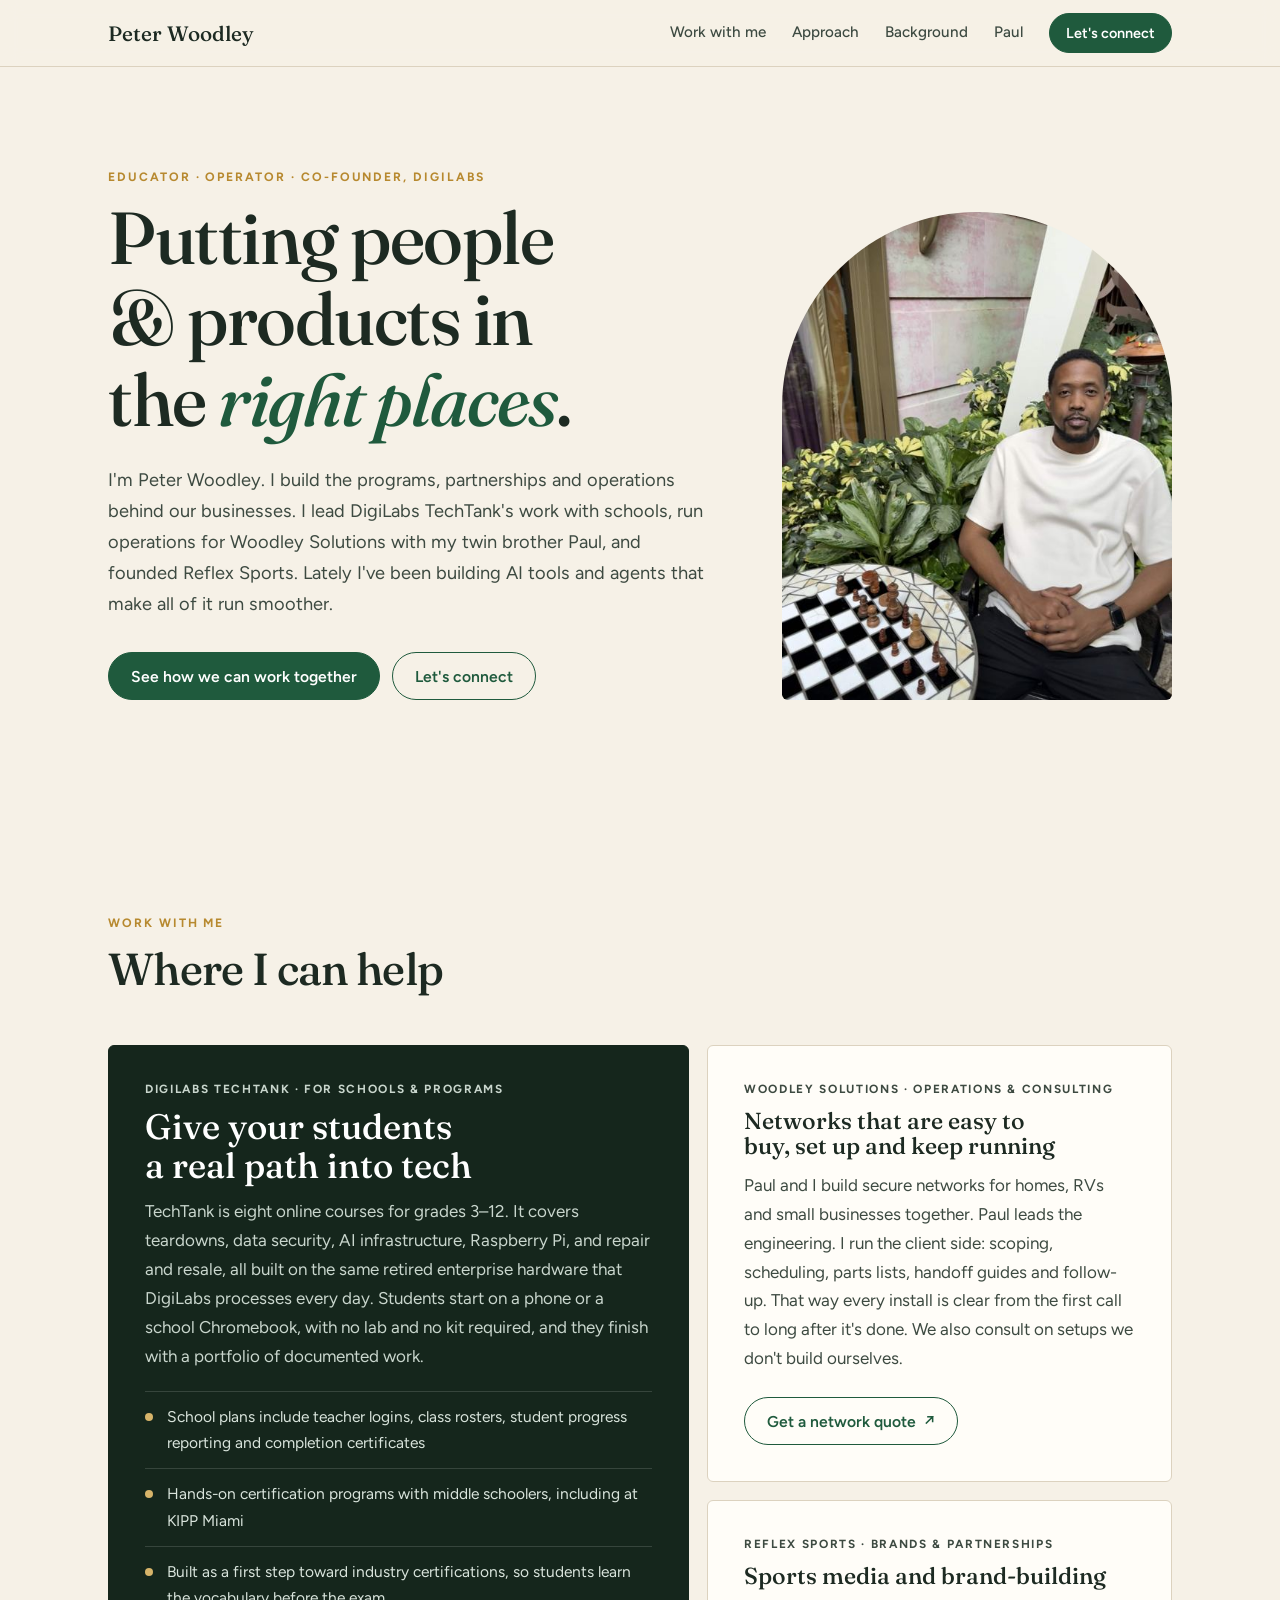
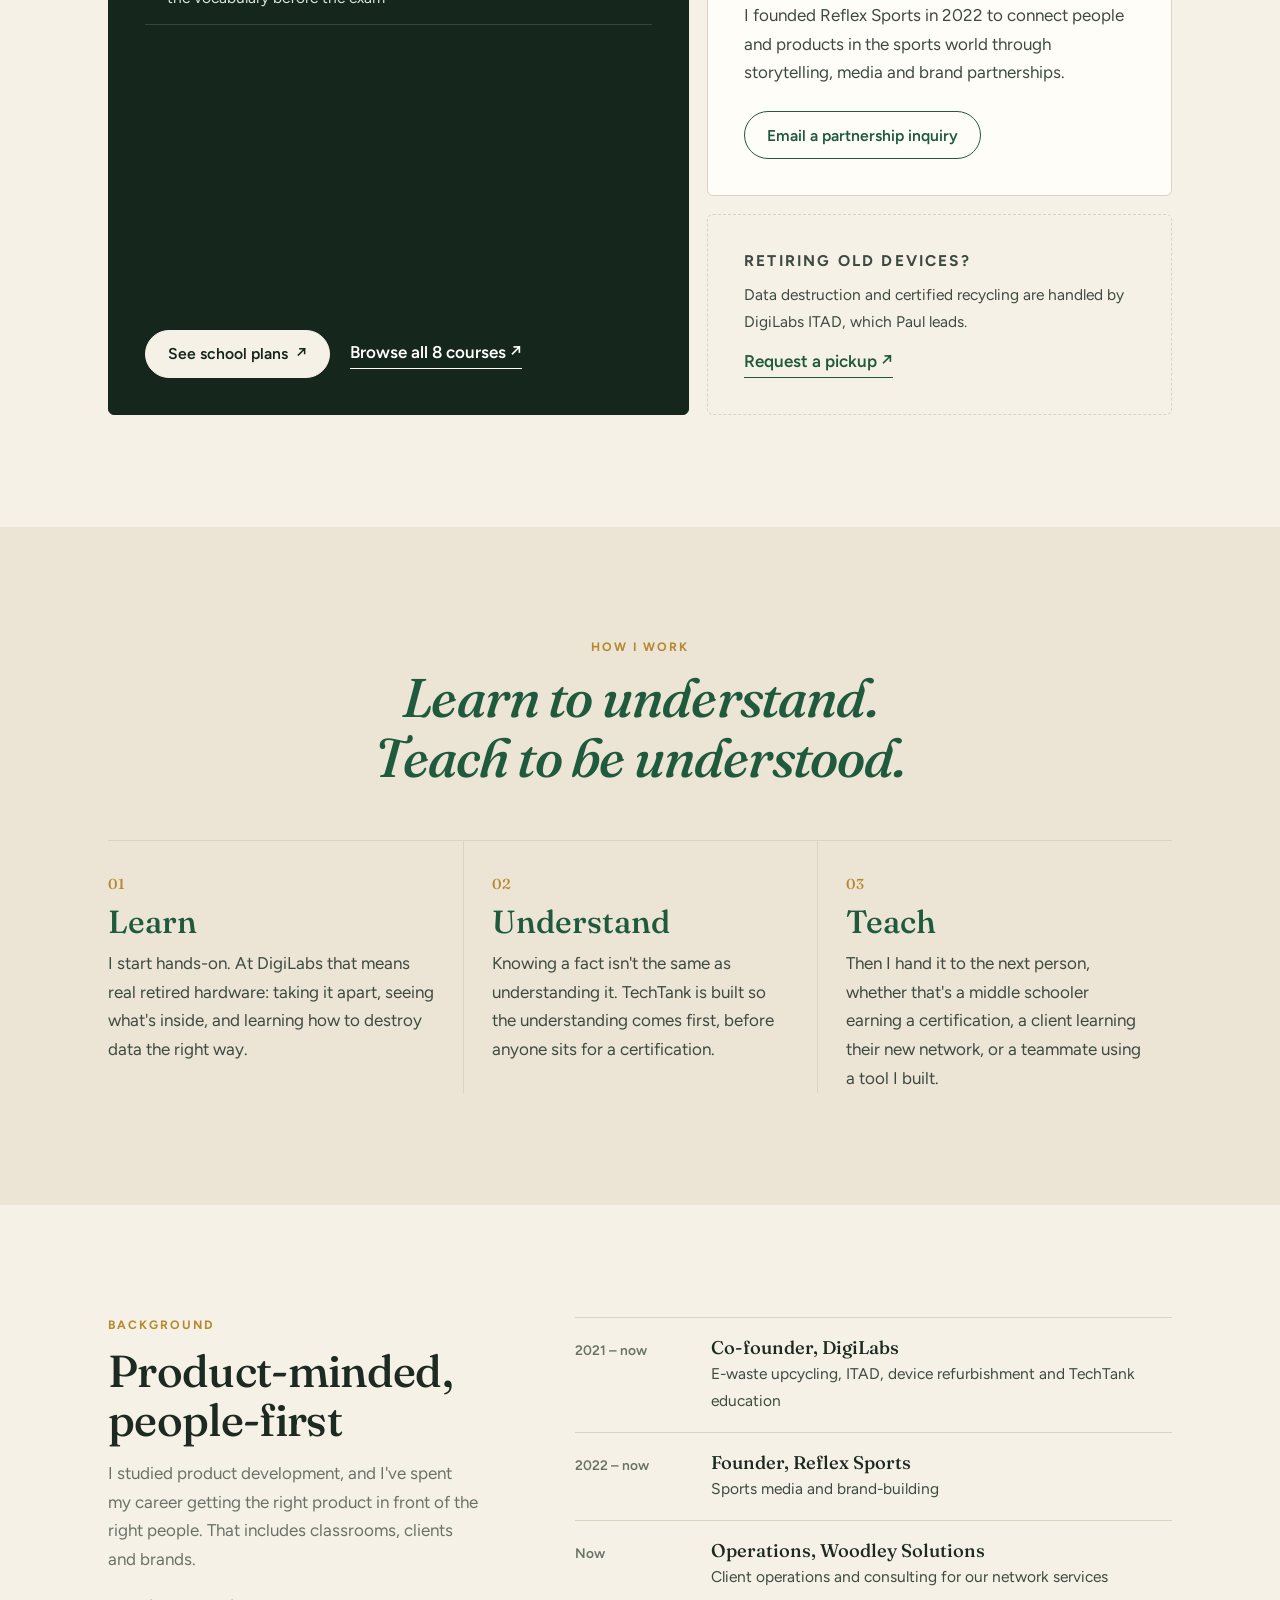
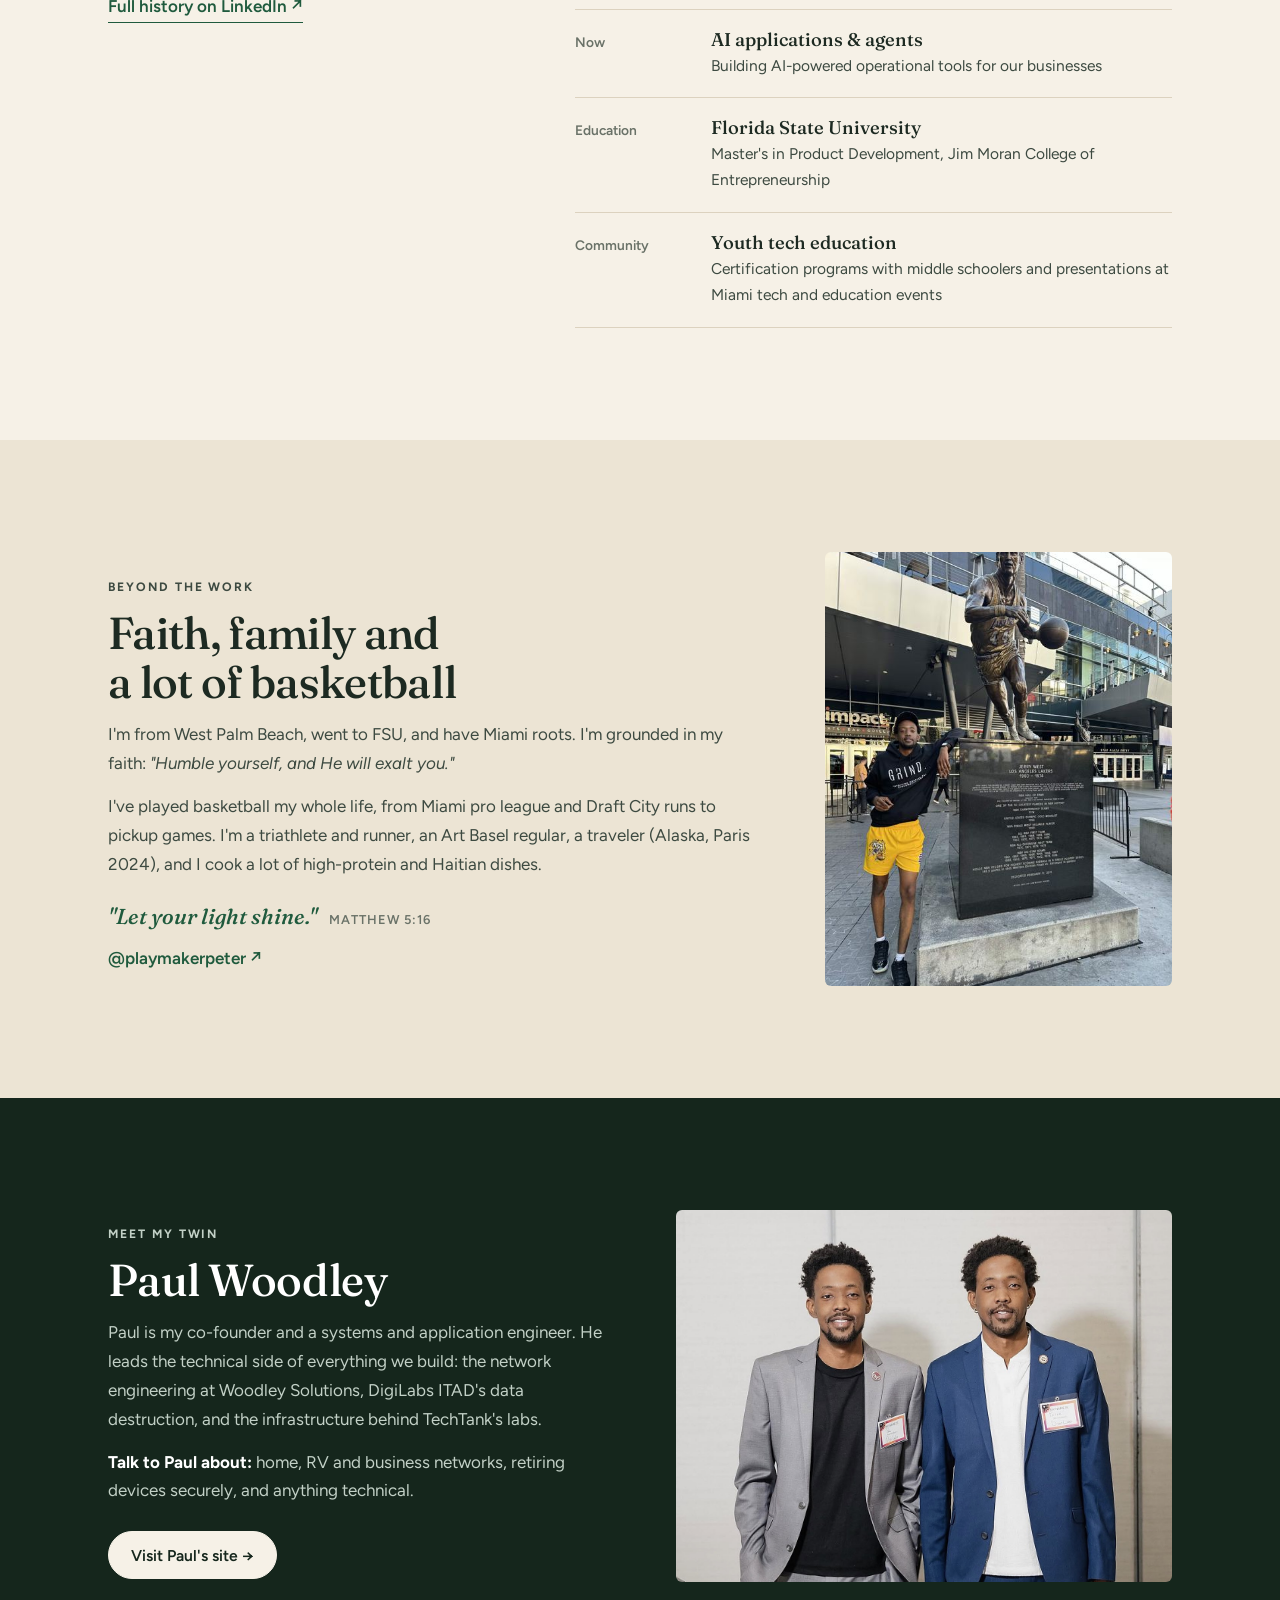
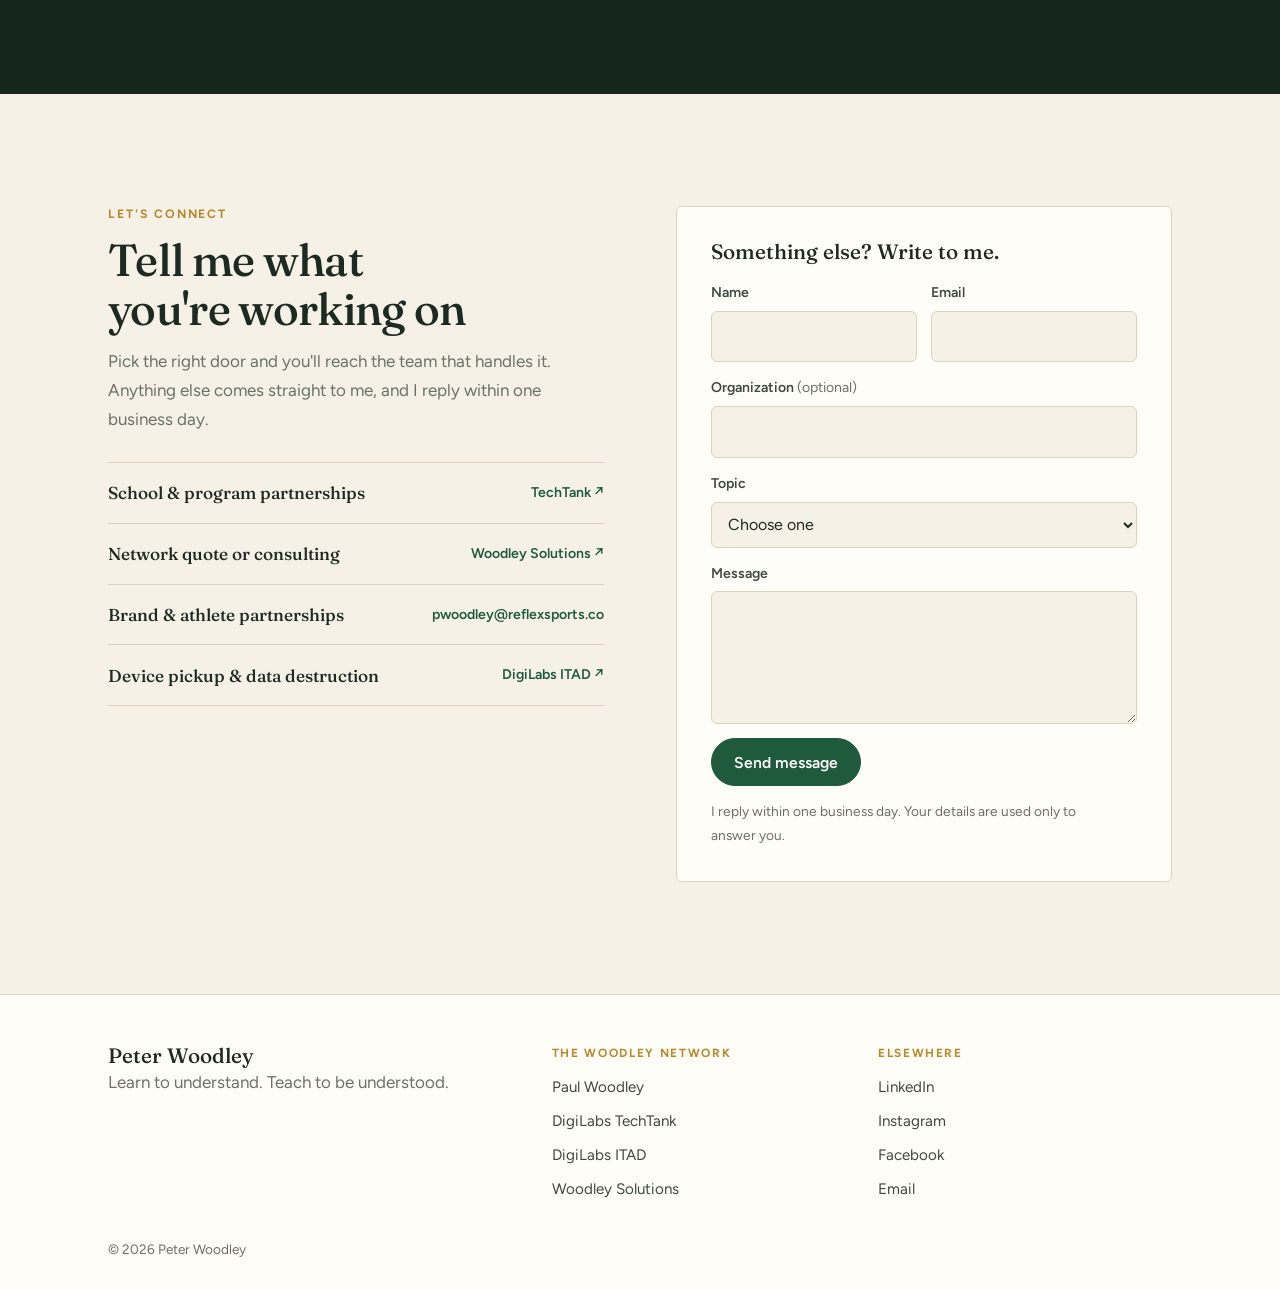
<file: index.html>
<!doctype html>
<html lang="en">
<head>
<meta charset="utf-8">
<meta name="viewport" content="width=device-width, initial-scale=1">
<title>Peter Woodley | Educator, Operator, Co-founder of DigiLabs</title>
<meta name="description" content="Peter Woodley co-founded DigiLabs, leads its TechTank school programs, runs operations for Woodley Solutions and founded Reflex Sports. Learn to understand, teach to be understood.">
<meta name="robots" content="noindex, nofollow"><!-- PREVIEW: remove on launch approval -->
<link rel="canonical" href="https://peter-woodley.netlify.app/">
<meta property="og:type" content="profile">
<meta property="og:title" content="Peter Woodley, Educator &amp; Operator">
<meta property="og:description" content="Putting people &amp; products in the right places. TechTank school programs, Woodley Solutions operations, Reflex Sports.">
<meta property="og:url" content="https://peter-woodley.netlify.app/">
<meta property="og:image" content="https://peter-woodley.netlify.app/assets/photos/peter-chess-portrait.jpg">
<meta name="twitter:card" content="summary_large_image">
<link rel="icon" href="/assets/digilabs-icon.png">
<link rel="preconnect" href="https://fonts.googleapis.com">
<link rel="preconnect" href="https://fonts.gstatic.com" crossorigin>
<link href="https://fonts.googleapis.com/css2?family=Fraunces:opsz,wght@9..144,500;9..144,700&family=Figtree:wght@400;500;600;700&display=swap" rel="stylesheet">
<link rel="stylesheet" href="/styles.css">
<script type="application/ld+json">
{"@context":"https://schema.org","@type":"Person","name":"Peter Woodley","jobTitle":"Co-founder, DigiLabs","url":"https://peter-woodley.netlify.app/","alumniOf":{"@type":"CollegeOrUniversity","name":"Florida State University"},"worksFor":[{"@type":"Organization","name":"DigiLabs","url":"https://www.digi-labs.org"},{"@type":"Organization","name":"Woodley Solutions","url":"https://woodleynetworkingsolutions.netlify.app/"},{"@type":"Organization","name":"Reflex Sports"}],"sibling":{"@type":"Person","name":"Paul Woodley","url":"https://paul-woodley.netlify.app/"},"sameAs":["https://linkedin.com/in/peterwoodley/","https://www.instagram.com/playmakerpeter","https://facebook.com/basketballwoodley"]}
</script>
<script src="/links.js" defer></script>
</head>
<body>
<a class="skip" href="#main">Skip to content</a>
<header class="nav">
  <div class="wrap nav-inner">
    <a class="brand" href="#top" aria-label="Peter Woodley, home">Peter Woodley</a>
    <button class="nav-toggle" aria-expanded="false" aria-controls="nav-links">Menu</button>
    <nav id="nav-links" aria-label="Primary">
      <a href="#work">Work with me</a>
      <a href="#approach">Approach</a>
      <a href="#background">Background</a>
      <a href="#twin">Paul</a>
      <a href="#contact" class="btn btn-sm">Let's connect</a>
    </nav>
  </div>
</header>

<main id="main">
<section class="hero" id="top">
  <div class="wrap hero-grid">
    <div class="hero-copy">
      <p class="eyebrow">Educator · Operator · Co-founder, DigiLabs</p>
      <h1>Putting people &amp; products in the <em>right places</em>.</h1>
      <p class="lead">I'm Peter Woodley. I build the programs, partnerships and operations behind our businesses. I lead DigiLabs TechTank's work with schools, run operations for Woodley Solutions with my twin brother Paul, and founded Reflex Sports. Lately I've been building AI tools and agents that make all of it run smoother.</p>
      <div class="hero-cta">
        <a class="btn" href="#work">See how we can work together</a>
        <a class="btn btn-ghost" href="#contact">Let's connect</a>
      </div>
    </div>
    <figure class="hero-photo">
      <img src="/assets/photos/peter-chess-portrait-sm.jpg" srcset="/assets/photos/peter-chess-portrait-sm.jpg 700w, /assets/photos/peter-chess-portrait.jpg 1050w" sizes="(max-width:900px) 80vw, 420px" alt="Portrait of Peter Woodley seated beside a chessboard" width="1050" height="1400">
    </figure>
  </div>
</section>

<section class="section" id="work">
  <div class="wrap">
    <header class="sec-head">
      <p class="eyebrow">Work with me</p>
      <h2>Where I can help</h2>
    </header>

    <div class="offers">
      <article class="offer offer-lead" id="schools">
        <p class="offer-tag">DigiLabs TechTank · For schools &amp; programs</p>
        <h3>Give your students a real path into tech</h3>
        <p>TechTank is eight online courses for grades 3–12. It covers teardowns, data security, AI infrastructure, Raspberry Pi, and repair and resale, all built on the same retired enterprise hardware that DigiLabs processes every day. Students start on a phone or a school Chromebook, with no lab and no kit required, and they finish with a portfolio of documented work.</p>
        <ul class="points">
          <li>School plans include teacher logins, class rosters, student progress reporting and completion certificates</li>
          <li>Hands-on certification programs with middle schoolers, including at KIPP Miami</li>
          <li>Built as a first step toward industry certifications, so students learn the vocabulary before the exam</li>
        </ul>
        <div class="offer-cta">
          <a class="btn" href="https://www.digi-labs.org/pricing#schools" target="_blank" rel="noopener">See school plans <span aria-hidden="true">↗</span></a>
          <a class="text-link" href="https://www.digi-labs.org/courses" target="_blank" rel="noopener">Browse all 8 courses ↗</a>
        </div>
      </article>

      <article class="offer" id="operations">
        <p class="offer-tag">Woodley Solutions · Operations &amp; consulting</p>
        <h3>Networks that are easy to buy, set up and keep running</h3>
        <p>Paul and I build secure networks for homes, RVs and small businesses together. Paul leads the engineering. I run the client side: scoping, scheduling, parts lists, handoff guides and follow-up. That way every install is clear from the first call to long after it's done. We also consult on setups we don't build ourselves.</p>
        <div class="offer-cta">
          <a class="btn btn-ghost" href="https://woodleynetworkingsolutions.netlify.app/#contact" target="_blank" rel="noopener">Get a network quote <span aria-hidden="true">↗</span></a>
        </div>
      </article>

      <article class="offer" id="reflex">
        <p class="offer-tag">Reflex Sports · Brands &amp; partnerships</p>
        <h3>Sports media and brand-building</h3>
        <p>I founded Reflex Sports in 2022 to connect people and products in the sports world through storytelling, media and brand partnerships.</p>
        <div class="offer-cta">
          <a class="btn btn-ghost" href="mailto:pwoodley@reflexsports.co?subject=Reflex%20Sports%20partnership%20inquiry">Email a partnership inquiry</a>
        </div>
      </article>

      <article class="offer offer-note">
        <p class="offer-tag">Retiring old devices?</p>
        <p>Data destruction and certified recycling are handled by DigiLabs ITAD, which Paul leads.</p>
        <a class="text-link" href="https://digilabs-itad.netlify.app/#intake" target="_blank" rel="noopener">Request a pickup ↗</a>
      </article>
    </div>
  </div>
</section>

<section class="section tone" id="approach">
  <div class="wrap">
    <header class="sec-head center">
      <p class="eyebrow">How I work</p>
      <h2 class="mantra">Learn to understand. Teach to be understood.</h2>
    </header>
    <ol class="triad">
      <li>
        <span class="num">01</span>
        <h3>Learn</h3>
        <p>I start hands-on. At DigiLabs that means real retired hardware: taking it apart, seeing what's inside, and learning how to destroy data the right way.</p>
      </li>
      <li>
        <span class="num">02</span>
        <h3>Understand</h3>
        <p>Knowing a fact isn't the same as understanding it. TechTank is built so the understanding comes first, before anyone sits for a certification.</p>
      </li>
      <li>
        <span class="num">03</span>
        <h3>Teach</h3>
        <p>Then I hand it to the next person, whether that's a middle schooler earning a certification, a client learning their new network, or a teammate using a tool I built.</p>
      </li>
    </ol>
  </div>
</section>

<section class="section" id="background">
  <div class="wrap bg-grid">
    <div>
      <p class="eyebrow">Background</p>
      <h2>Product-minded, people-first</h2>
      <p class="muted">I studied product development, and I've spent my career getting the right product in front of the right people. That includes classrooms, clients and brands.</p>
      <a class="text-link" href="https://linkedin.com/in/peterwoodley/" target="_blank" rel="noopener">Full history on LinkedIn ↗</a>
    </div>
    <dl class="facts">
      <div><dt>2021 – now</dt><dd><strong>Co-founder, DigiLabs</strong>E-waste upcycling, ITAD, device refurbishment and TechTank education</dd></div>
      <div><dt>2022 – now</dt><dd><strong>Founder, Reflex Sports</strong>Sports media and brand-building</dd></div>
      <div><dt>Now</dt><dd><strong>Operations, Woodley Solutions</strong>Client operations and consulting for our network services</dd></div>
      <div><dt>Now</dt><dd><strong>AI applications &amp; agents</strong>Building AI-powered operational tools for our businesses</dd></div>
      <div><dt>Education</dt><dd><strong>Florida State University</strong>Master's in Product Development, Jim Moran College of Entrepreneurship</dd></div>
      <div><dt>Community</dt><dd><strong>Youth tech education</strong>Certification programs with middle schoolers and presentations at Miami tech and education events</dd></div>
    </dl>
  </div>
</section>

<section class="section tone" id="about">
  <div class="wrap about-grid">
    <div>
      <p class="eyebrow">Beyond the work</p>
      <h2>Faith, family and a lot of basketball</h2>
      <p>I'm from West Palm Beach, went to FSU, and have Miami roots. I'm grounded in my faith: <em>"Humble yourself, and He will exalt you."</em></p>
      <p>I've played basketball my whole life, from Miami pro league and Draft City runs to pickup games. I'm a triathlete and runner, an Art Basel regular, a traveler (Alaska, Paris 2024), and I cook a lot of high-protein and Haitian dishes.</p>
      <p class="verse">"Let your light shine." <span>Matthew 5:16</span></p>
      <p class="about-links"><a href="https://www.instagram.com/playmakerpeter" target="_blank" rel="noopener">@playmakerpeter ↗</a></p>
    </div>
    <figure class="about-photo">
      <img src="/assets/photos/peter-la-statue-sm.jpg" alt="Peter leaning on a basketball statue outside an arena" loading="lazy" width="525" height="700">
    </figure>
  </div>
</section>

<!-- Writing + Toolkit: hidden until links.js has real entries -->
<section class="section" id="writing" hidden>
  <div class="wrap">
    <header class="sec-head"><p class="eyebrow">Writing</p><h2>Notes from the build</h2><p class="muted">Paul and I write about building businesses, tech and education. Subscribe and new posts land in your inbox.</p></header>
    <div data-substack></div>
  </div>
</section>
<section class="section" id="toolkit" hidden>
  <div class="wrap">
    <header class="sec-head"><p class="eyebrow">Toolkit</p><h2>What I use and recommend</h2></header>
    <ul class="toolkit" data-toolkit></ul>
    <p class="fine" data-disclosure></p>
  </div>
</section>

<section class="section twin" id="twin">
  <div class="wrap twin-grid">
    <div>
      <p class="eyebrow">Meet my twin</p>
      <h2>Paul Woodley</h2>
      <p>Paul is my co-founder and a systems and application engineer. He leads the technical side of everything we build: the network engineering at Woodley Solutions, DigiLabs ITAD's data destruction, and the infrastructure behind TechTank's labs.</p>
      <p class="talk"><strong>Talk to Paul about:</strong> home, RV and business networks, retiring devices securely, and anything technical.</p>
      <a class="btn btn-light" href="https://paul-woodley.netlify.app/">Visit Paul's site →</a>
    </div>
    <figure>
      <img src="/assets/photos/twins-digilabs-suits.jpg" alt="Peter and Paul Woodley in suits with DigiLabs name tags" loading="lazy" width="1320" height="982">
    </figure>
  </div>
</section>

<section class="section" id="contact">
  <div class="wrap contact-grid">
    <div>
      <p class="eyebrow">Let's connect</p>
      <h2>Tell me what you're working on</h2>
      <p class="muted">Pick the right door and you'll reach the team that handles it. Anything else comes straight to me, and I reply within one business day.</p>
      <ul class="doors">
        <li><a href="https://www.digi-labs.org/pricing#schools" target="_blank" rel="noopener"><strong>School &amp; program partnerships</strong><span>TechTank ↗</span></a></li>
        <li><a href="https://woodleynetworkingsolutions.netlify.app/#contact" target="_blank" rel="noopener"><strong>Network quote or consulting</strong><span>Woodley Solutions ↗</span></a></li>
        <li><a href="mailto:pwoodley@reflexsports.co?subject=Reflex%20Sports%20inquiry"><strong>Brand &amp; athlete partnerships</strong><span>pwoodley@reflexsports.co</span></a></li>
        <li><a href="https://digilabs-itad.netlify.app/#intake" target="_blank" rel="noopener"><strong>Device pickup &amp; data destruction</strong><span>DigiLabs ITAD ↗</span></a></li>
      </ul>
    </div>
    <form name="contact" method="POST" data-netlify="true" netlify-honeypot="company" action="/thanks.html" class="form">
      <input type="hidden" name="form-name" value="contact">
      <p class="hp"><label>Company <input name="company" tabindex="-1" autocomplete="off"></label></p>
      <h3>Something else? Write to me.</h3>
      <div class="row">
        <label>Name<input name="name" required autocomplete="name"></label>
        <label>Email<input type="email" name="email" required autocomplete="email"></label>
      </div>
      <label><span>Organization <span class="opt">(optional)</span></span><input name="organization" autocomplete="organization"></label>
      <label>Topic
        <select name="topic" required>
          <option value="">Choose one</option>
          <option>Operations or AI tools</option>
          <option>Partnership or collaboration</option>
          <option>Community or education</option>
          <option>Just saying hi</option>
        </select>
      </label>
      <label>Message<textarea name="message" rows="4" required></textarea></label>
      <button class="btn" type="submit">Send message</button>
      <p class="fine">I reply within one business day. Your details are used only to answer you.</p>
    </form>
  </div>
</section>
</main>

<footer class="footer">
  <div class="wrap foot-grid">
    <div>
      <p class="brand">Peter Woodley</p>
      <p class="muted">Learn to understand. Teach to be understood.</p>
    </div>
    <nav aria-label="The Woodley network">
      <p class="foot-h">The Woodley network</p>
      <a href="https://paul-woodley.netlify.app/">Paul Woodley</a>
      <a href="https://www.digi-labs.org" target="_blank" rel="noopener">DigiLabs TechTank</a>
      <a href="https://digilabs-itad.netlify.app/" target="_blank" rel="noopener">DigiLabs ITAD</a>
      <a href="https://woodleynetworkingsolutions.netlify.app/" target="_blank" rel="noopener">Woodley Solutions</a>
    </nav>
    <nav aria-label="Social">
      <p class="foot-h">Elsewhere</p>
      <a href="https://linkedin.com/in/peterwoodley/" target="_blank" rel="noopener">LinkedIn</a>
      <a href="https://www.instagram.com/playmakerpeter" target="_blank" rel="noopener">Instagram</a>
      <a href="https://facebook.com/basketballwoodley" target="_blank" rel="noopener">Facebook</a>
      <a href="mailto:pwoodley@reflexsports.co">Email</a>
    </nav>
  </div>
  <p class="wrap copy">© <span id="yr">2026</span> Peter Woodley</p>
</footer>
<script src="/main.js" defer></script>
</body>
</html>
</file>
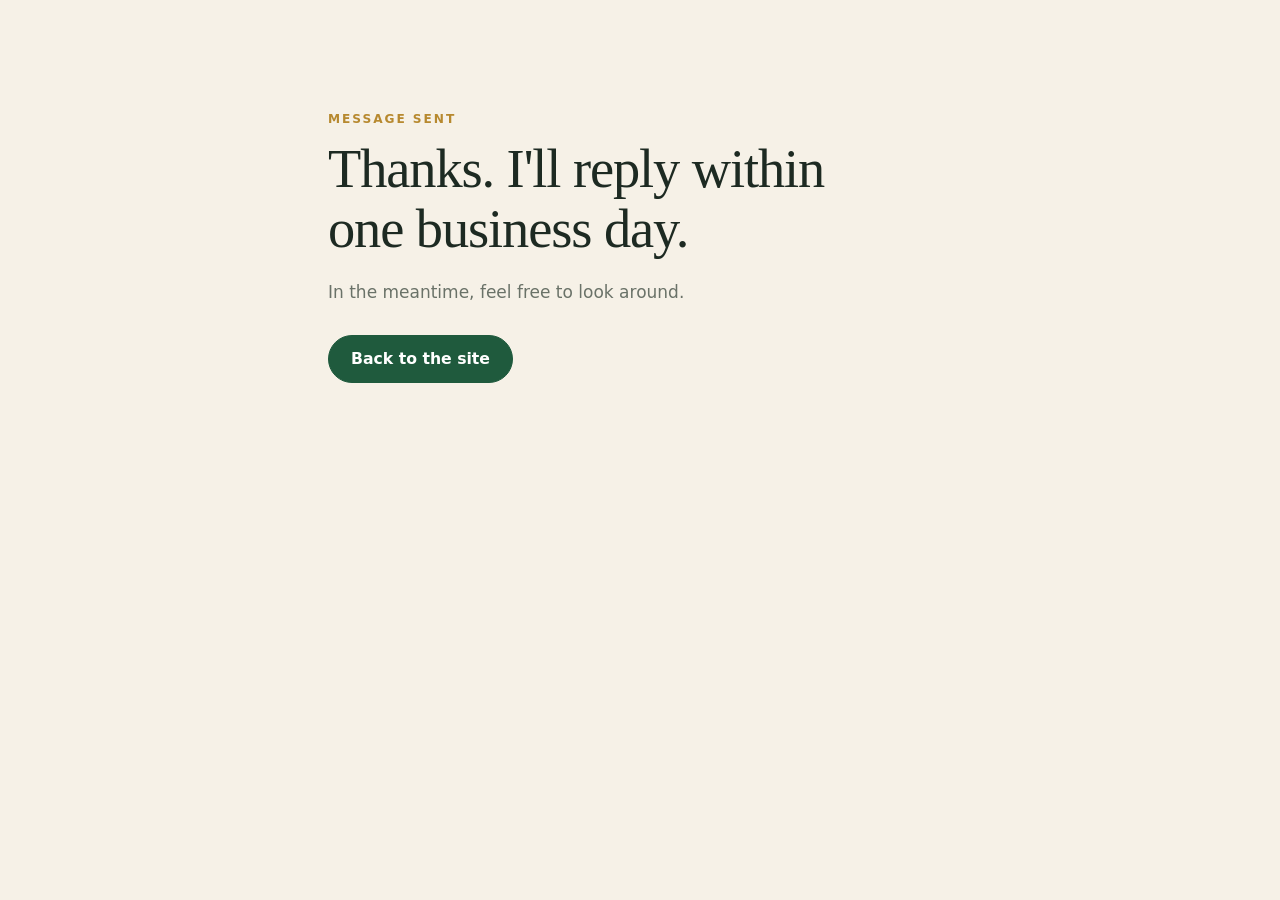
<file: thanks.html>
<!doctype html><html lang="en"><head><meta charset="utf-8"><meta name="viewport" content="width=device-width,initial-scale=1"><meta name="robots" content="noindex"><title>Message sent | Peter Woodley</title><link rel="stylesheet" href="/styles.css"></head><body><main class="section"><div class="wrap" style="max-width:720px"><p class="eyebrow">Message sent</p><h1 style="font-size:clamp(2.2rem,5vw,3.4rem)">Thanks. I'll reply within one business day.</h1><p class="muted" style="margin:18px 0 28px">In the meantime, feel free to look around.</p><a class="btn" href="/">Back to the site</a></div></main></body></html>
</file>
<file: styles.css>
/* Peter Woodley: warm editorial. Cream, deep green, serif headlines. */
:root{
  --bg:#f6f1e7; --surface:#fffdf8; --tone:#ece4d4; --ink:#1d2a22; --ink-2:#3d4a41; --muted:#6a7268;
  --line:#dcd2bf; --accent:#1f5a3d; --accent-2:#2f7a52; --accent-soft:#dcebe1; --gold:#b7892f; --dark:#15261c;
  --display:"Fraunces",Georgia,serif; --body:"Figtree",system-ui,sans-serif;
  --max:1160px; --pad:clamp(20px,4.5vw,48px); --r:6px;
}
*{box-sizing:border-box;margin:0;padding:0}
html{scroll-behavior:smooth;scroll-padding-top:76px}
@media (prefers-reduced-motion:reduce){html{scroll-behavior:auto}*{transition:none!important}}
body{background:var(--bg);color:var(--ink);font:17px/1.7 var(--body);-webkit-font-smoothing:antialiased}
img{max-width:100%;height:auto;display:block}
a{color:var(--accent)}
:focus-visible{outline:2.5px solid var(--gold);outline-offset:3px;border-radius:3px}
.skip{position:absolute;left:-999px;top:8px;background:var(--ink);color:#fff;padding:10px 14px;border-radius:6px;z-index:50}
.skip:focus{left:8px}
.wrap{max-width:var(--max);margin:0 auto;padding:0 var(--pad)}
.eyebrow{font:700 .76rem var(--body);text-transform:uppercase;letter-spacing:.16em;color:var(--gold);margin-bottom:14px}
h1,h2,h3{font-family:var(--display);font-weight:500;line-height:1.1;text-wrap:balance;color:var(--ink)}
h1{font-size:clamp(2.6rem,6vw,4.6rem);letter-spacing:-.02em}
h1 em{font-style:italic;color:var(--accent)}
h2{font-size:clamp(1.9rem,3.6vw,2.8rem);letter-spacing:-.015em}
h3{font-size:1.45rem}
p{text-wrap:pretty}
.muted{color:var(--muted)}
.fine{font-size:.86rem;color:var(--muted);margin-top:14px}

.btn{display:inline-flex;align-items:center;gap:8px;min-height:48px;padding:0 22px;border-radius:999px;background:var(--accent);color:#fff;font:600 .98rem var(--body);text-decoration:none;border:1.5px solid var(--accent);cursor:pointer;transition:background .15s,transform .15s}
.btn:hover{background:var(--accent-2);transform:translateY(-1px)}
.btn-ghost{background:transparent;color:var(--accent);border-color:var(--accent)}
.btn-ghost:hover{background:var(--accent-soft)}
.btn-light{background:var(--bg);color:var(--dark);border-color:var(--bg)}
.btn-light:hover{background:#fff}
.btn-sm{min-height:40px;padding:0 16px;font-size:.9rem}
.text-link{font-weight:600;text-decoration:none;border-bottom:1.5px solid currentColor;padding-bottom:1px}

.nav{position:sticky;top:0;z-index:30;background:rgba(246,241,231,.92);backdrop-filter:blur(10px);border-bottom:1px solid var(--line)}
.nav-inner{display:flex;align-items:center;justify-content:space-between;min-height:66px}
.brand{font:500 1.3rem var(--display);color:var(--ink);text-decoration:none}
.nav nav{display:flex;align-items:center;gap:26px}
.nav nav a:not(.btn){color:var(--ink-2);text-decoration:none;font-size:.95rem;font-weight:500}
.nav nav a:not(.btn):hover{color:var(--accent)}
.nav-toggle{display:none;background:none;border:1px solid var(--line);border-radius:999px;padding:0 16px;min-height:42px;font:600 .9rem var(--body);color:var(--ink)}
@media (max-width:860px){
  .nav-toggle{display:block}
  .nav nav{display:none;position:absolute;left:0;right:0;top:100%;flex-direction:column;align-items:stretch;gap:0;background:var(--surface);border-bottom:1px solid var(--line);padding:8px var(--pad) 16px}
  .nav nav.open{display:flex}
  .nav nav a{padding:12px 0}
  .nav nav .btn{margin-top:8px;justify-content:center}
}

.hero{padding:clamp(52px,8vw,104px) 0}
.hero-grid{display:grid;grid-template-columns:1.3fr .85fr;gap:clamp(32px,6vw,80px);align-items:end}
.lead{font-size:1.14rem;color:var(--ink-2);margin-top:24px;max-width:58ch}
.hero-cta{display:flex;flex-wrap:wrap;gap:12px;margin-top:32px}
.hero-photo img{width:100%;aspect-ratio:4/5;object-fit:cover;object-position:78% 35%;border-radius:200px 200px var(--r) var(--r)}
@media (max-width:900px){.hero-grid{grid-template-columns:1fr;align-items:start}.hero-photo{max-width:340px;order:-1}}

.section{padding:clamp(64px,9vw,112px) 0}
.tone{background:var(--tone)}
.sec-head{margin-bottom:clamp(32px,5vw,52px);max-width:760px}
.sec-head.center{text-align:center;margin-left:auto;margin-right:auto}
.sec-head .muted{margin-top:12px}

/* offers */
.offers{display:grid;grid-template-columns:1.25fr 1fr;gap:18px}
.offer{background:var(--surface);border:1px solid var(--line);border-radius:var(--r);padding:clamp(24px,3.5vw,36px);display:flex;flex-direction:column}
.offer-lead{grid-row:span 3;background:var(--dark);border-color:var(--dark);color:#d9e4dc}
.offer-lead h3{color:#fff;font-size:clamp(1.7rem,2.8vw,2.2rem)}
.offer-lead .offer-tag{color:#d7b46a}
.offer-lead p{color:#c9d6cd}
.offer-lead .text-link{color:#fff}
.offer-lead .btn{background:var(--bg);color:var(--dark);border-color:var(--bg)}
.offer-lead .btn:hover{background:#fff}
.offer-tag{font:700 .74rem var(--body);text-transform:uppercase;letter-spacing:.14em;color:var(--gold);margin-bottom:12px}
.offer h3{margin-bottom:12px}
.offer p{color:var(--ink-2)}
.points{list-style:none;margin-top:20px;border-top:1px solid rgba(255,255,255,.14)}
.points li{padding:12px 0 12px 22px;border-bottom:1px solid rgba(255,255,255,.14);position:relative;color:#d9e4dc;font-size:.97rem}
.points li::before{content:"";position:absolute;left:0;top:21px;width:8px;height:8px;border-radius:50%;background:#d7b46a}
.offer-cta{display:flex;flex-wrap:wrap;align-items:center;gap:14px 20px;margin-top:auto;padding-top:24px}
.offer-note{background:transparent;border-style:dashed}
.offer-note p{font-size:.97rem}
.offer-note .text-link{margin-top:12px;align-self:flex-start}
@media (max-width:900px){.offers{grid-template-columns:1fr}.offer-lead{grid-row:auto}}

/* approach */
.mantra{font-style:italic;color:var(--accent);font-size:clamp(2rem,4.4vw,3.4rem)}
.triad{list-style:none;display:grid;grid-template-columns:repeat(3,1fr);gap:0;border-top:1px solid var(--line)}
.triad li{padding:28px 28px 0 0}
.triad li+li{padding-left:28px;border-left:1px solid var(--line)}
.triad .num{font:500 .9rem var(--display);color:var(--gold)}
.triad h3{font-size:2rem;margin:6px 0 10px;color:var(--accent)}
.triad p{color:var(--ink-2)}
@media (max-width:820px){.triad{grid-template-columns:1fr}.triad li{padding:24px 0!important;border-left:0!important;border-bottom:1px solid var(--line)}}

/* background */
.bg-grid{display:grid;grid-template-columns:.85fr 1.3fr;gap:clamp(32px,6vw,80px);align-items:start}
.bg-grid .muted{margin-top:14px;max-width:44ch}
.bg-grid .text-link{display:inline-block;margin-top:18px}
.facts{border-top:1px solid var(--line)}
.facts div{display:grid;grid-template-columns:120px 1fr;gap:16px;padding:18px 0;border-bottom:1px solid var(--line)}
.facts dt{font-size:.86rem;color:var(--muted);font-weight:600;padding-top:3px}
.facts dd{color:var(--ink-2);font-size:.97rem}
.facts strong{display:block;font:500 1.15rem var(--display);color:var(--ink);margin-bottom:2px}
@media (max-width:860px){.bg-grid{grid-template-columns:1fr}.facts div{grid-template-columns:1fr;gap:2px}}

/* about */
.about-grid{display:grid;grid-template-columns:1.3fr .7fr;gap:clamp(32px,6vw,72px);align-items:center}
.about-grid p{color:var(--ink-2);max-width:60ch;margin-top:14px}
.about-grid h2{margin-bottom:6px}
.verse{font:italic 500 1.35rem var(--display);color:var(--accent)!important;margin-top:24px!important}
.verse span{font:600 .8rem var(--body);font-style:normal;color:var(--muted);letter-spacing:.08em;margin-left:8px;text-transform:uppercase}
.about-links a{font-weight:600;text-decoration:none}
.about-photo img{width:100%;aspect-ratio:4/5;object-fit:cover;border-radius:var(--r)}
@media (max-width:820px){.about-grid{grid-template-columns:1fr}.about-photo{max-width:320px}}

/* writing + toolkit */
.substack-box{display:grid;grid-template-columns:1.2fr 1fr;gap:28px;align-items:center;background:var(--surface);border:1px solid var(--line);border-radius:var(--r);padding:clamp(22px,4vw,36px)}
.substack-box iframe{width:100%;height:150px;border:0;background:transparent}
.toolkit{list-style:none;display:grid;grid-template-columns:repeat(auto-fill,minmax(260px,1fr));gap:14px}
.toolkit li{background:var(--surface);border:1px solid var(--line);border-radius:var(--r);padding:20px}
.toolkit .cat{font-size:.75rem;text-transform:uppercase;letter-spacing:.12em;color:var(--gold);font-weight:700}
.toolkit h3{font-size:1.15rem;margin:6px 0}
.toolkit p{color:var(--ink-2);font-size:.93rem}
.toolkit a{display:inline-block;margin-top:10px;font-weight:600;text-decoration:none}
@media (max-width:760px){.substack-box{grid-template-columns:1fr}}

/* twin */
.twin{background:var(--dark);color:#d0ddd4}
.twin h2{color:#fff}
.twin-grid{display:grid;grid-template-columns:1fr 1fr;gap:clamp(32px,6vw,72px);align-items:center}
.twin img{width:100%;aspect-ratio:4/3;object-fit:cover;object-position:center 22%;border-radius:var(--r)}
.twin p{margin-top:14px;max-width:56ch;color:#c2d0c6}
.twin .talk strong{color:#fff}
.twin .btn{margin-top:26px}
@media (max-width:860px){.twin-grid{grid-template-columns:1fr}.twin figure{order:-1}}

/* contact */
.contact-grid{display:grid;grid-template-columns:1fr 1fr;gap:clamp(32px,6vw,72px);align-items:start}
.contact-grid .muted{margin-top:14px;max-width:52ch}
.doors{list-style:none;margin-top:28px;border-top:1px solid var(--line)}
.doors a{display:flex;justify-content:space-between;gap:16px;align-items:center;padding:18px 0;border-bottom:1px solid var(--line);text-decoration:none;color:var(--ink);min-height:56px}
.doors strong{font:500 1.08rem var(--display)}
.doors span{color:var(--accent);font-size:.88rem;font-weight:600;text-align:right}
.doors a:hover strong{color:var(--accent)}
.form{background:var(--surface);border:1px solid var(--line);border-radius:var(--r);padding:clamp(22px,4vw,34px);display:grid;gap:14px}
.form h3{font-size:1.3rem;margin-bottom:4px}
.form .row{display:grid;grid-template-columns:1fr 1fr;gap:14px}
.form label{display:grid;gap:6px;font-size:.88rem;font-weight:600;color:var(--ink-2)}
.form .opt{font-weight:400;color:var(--muted)}
.form input,.form select,.form textarea{font:inherit;font-size:1rem;font-weight:400;color:var(--ink);background:var(--bg);border:1px solid var(--line);border-radius:var(--r);padding:11px 12px;min-height:46px;width:100%}
.form input:focus,.form select:focus,.form textarea:focus{border-color:var(--accent);outline:none;box-shadow:0 0 0 3px var(--accent-soft)}
.form .btn{justify-self:start}
.form .fine{margin-top:0}
.hp{position:absolute;left:-9999px}
@media (max-width:860px){.contact-grid{grid-template-columns:1fr}}
@media (max-width:520px){.form .row{grid-template-columns:1fr}.doors a{flex-direction:column;align-items:flex-start;gap:2px}.doors span{text-align:left}}

.footer{border-top:1px solid var(--line);padding:48px 0 28px;background:var(--surface)}
.foot-grid{display:grid;grid-template-columns:1.4fr 1fr 1fr;gap:32px}
.foot-grid nav{display:grid;gap:8px;align-content:start}
.foot-h{font-size:.74rem;font-weight:700;text-transform:uppercase;letter-spacing:.14em;color:var(--gold);margin-bottom:4px}
.foot-grid nav a{color:var(--ink-2);text-decoration:none;font-size:.95rem}
.foot-grid nav a:hover{color:var(--accent)}
.copy{margin-top:36px;color:var(--muted);font-size:.85rem}
@media (max-width:760px){.foot-grid{grid-template-columns:1fr 1fr}.foot-grid>div{grid-column:1/-1}}
.offer.offer-lead p{color:#c9d6cd}.offer.offer-lead h3{color:#fff}
</file>
